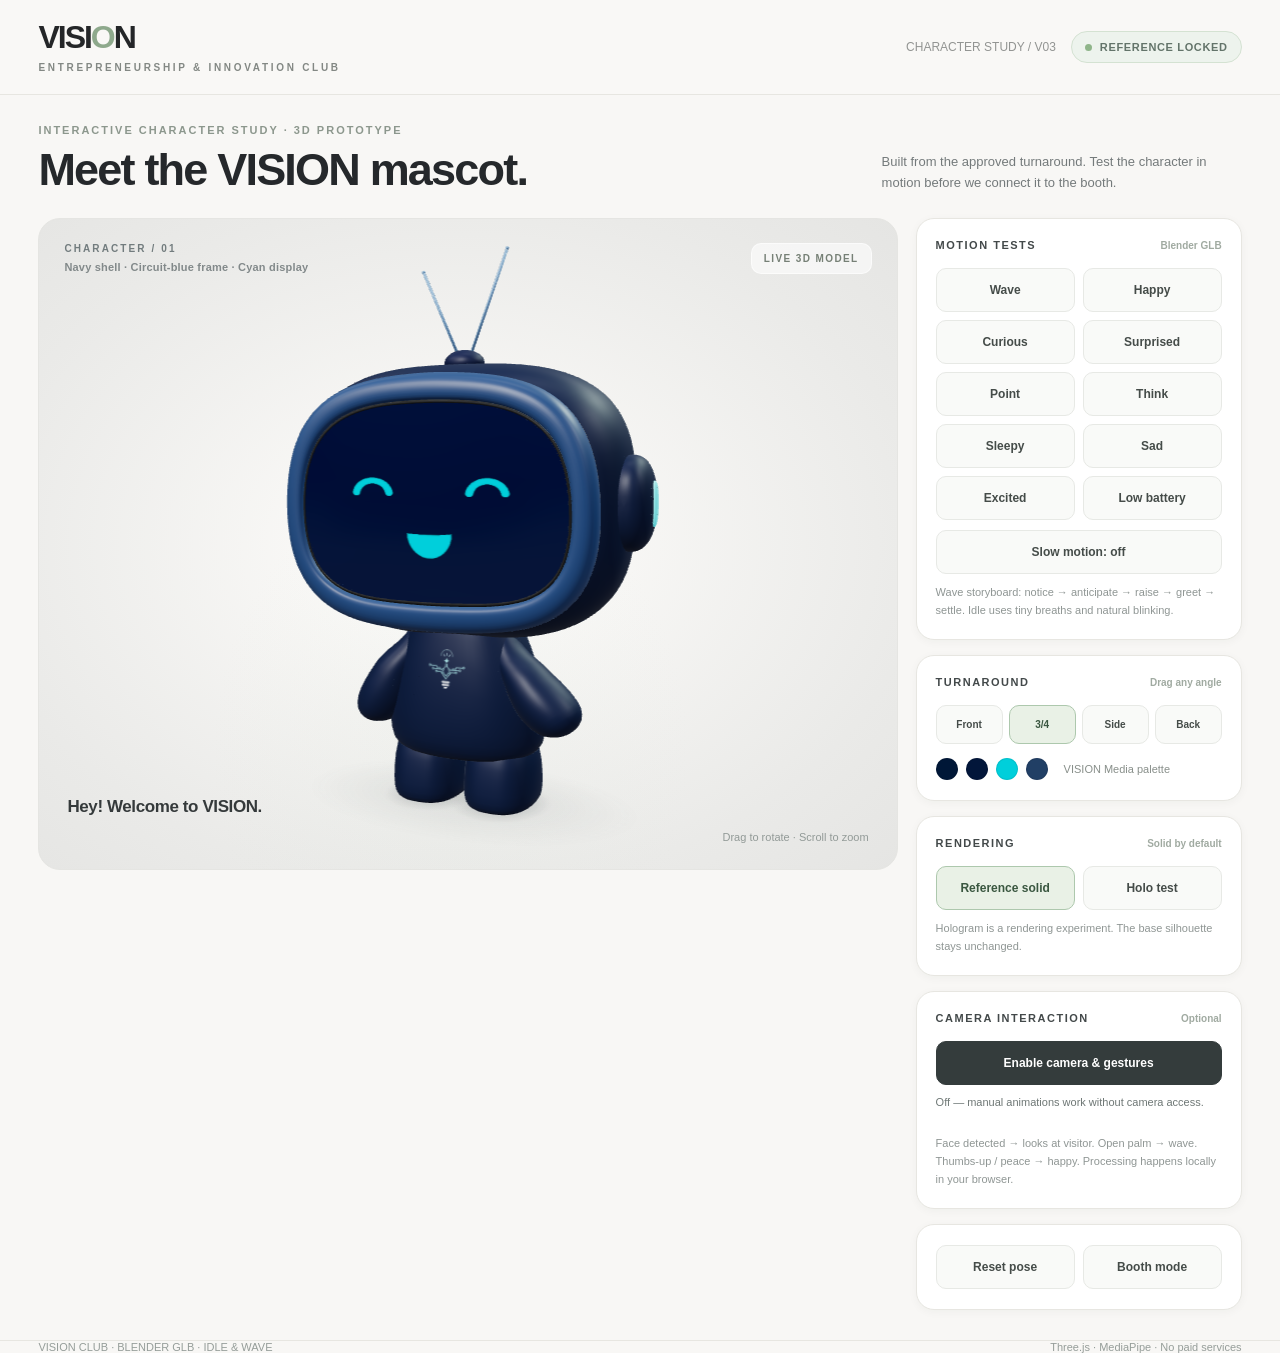
<file: index.html>
<!DOCTYPE html>
<html lang="en">
<head>
<meta charset="UTF-8">
<meta name="viewport" content="width=device-width,initial-scale=1,viewport-fit=cover">
<meta name="theme-color" content="#f8f7f5">
<meta name="description" content="An interactive 3D character study for VISION Club, built from the approved character turnaround.">
<title>VISION Mascot · Character Lab</title><link rel="icon" href="data:image/svg+xml,%3Csvg xmlns=%22http://www.w3.org/2000/svg%22 viewBox=%220 0 48 48%22%3E%3Crect width=%2248%22 height=%2248%22 rx=%2212%22 fill=%22%233b3e42%22/%3E%3Ccircle cx=%2216%22 cy=%2224%22 r=%225%22 fill=%22%23ffd84d%22/%3E%3Ccircle cx=%2232%22 cy=%2224%22 r=%225%22 fill=%22%23ffd84d%22/%3E%3C/svg%3E">
<link rel="stylesheet" href="./src/style-v3.css">
<script type="importmap">{"imports":{"three":"./vendor/three/build/three.module.js","three/addons/":"./vendor/three/examples/jsm/"}}</script>
</head>
<body>
<header><div class="wrap header-inner"><div><div class="brand">VISI<em>O</em>N</div><div class="brand-sub">ENTREPRENEURSHIP & INNOVATION CLUB</div></div><div class="header-right"><span class="version">CHARACTER STUDY / V03</span><span class="locked"><i></i> Reference locked</span></div></div></header>
<div class="wrap intro"><div><p class="intro-label">Interactive character study · 3D prototype</p><h1>Meet the VISION mascot.</h1></div><p class="intro-desc">Built from the approved turnaround. Test the character in motion before we connect it to the booth.</p></div>
<main class="wrap workspace">
<section class="stage" id="stage">
<div id="canvas-host" aria-label="Interactive 3D model of the VISION mascot"></div>
<div class="stage-top"><div><div class="overline">CHARACTER / 01</div><div class="stage-id">Navy shell · Circuit-blue frame · Cyan display</div></div><div class="canvas-tag">LIVE 3D MODEL</div></div>
<video id="camera-preview" playsinline muted autoplay></video>
<div class="stage-bottom"><div class="speech" id="speech">Hey! Welcome to VISION.</div><div class="scene-help">Drag to rotate · Scroll to zoom</div></div>
</section>
<aside class="panel">
<section class="card wide-card"><div class="card-title"><strong>Motion tests</strong><span>Blender GLB</span></div>
<div class="controls">
<button class="btn" data-motion="wave">Wave</button>
<button class="btn" data-motion="happy">Happy</button>
<button class="btn" data-motion="curious">Curious</button>
<button class="btn" data-motion="surprised">Surprised</button>
<button class="btn" data-motion="point">Point</button><button class="btn" data-motion="think">Think</button>
<button class="btn" data-motion="sleep">Sleepy</button><button class="btn" data-motion="sad">Sad</button><button class="btn" data-motion="excited">Excited</button><button class="btn" data-motion="battery">Low battery</button>
</div>
<button class="btn wide" id="slow-btn" style="margin-top:10px">Slow motion: off</button><p class="section-note">Wave storyboard: notice → anticipate → raise → greet → settle. Idle uses tiny breaths and natural blinking.</p>
</section>
<section class="card"><div class="card-title"><strong>Turnaround</strong><span>Drag any angle</span></div>
<div class="inline-group">
<button class="btn" data-view="front">Front</button><button class="btn selected" data-view="three">3/4</button>
<button class="btn" data-view="side">Side</button><button class="btn" data-view="back">Back</button>
</div>
<div class="swatches"><span class="swatch" style="background:#001737"></span><span class="swatch" style="background:#02163a"></span><span class="swatch" style="background:#00cfdb"></span><span class="swatch" style="background:#213f65"></span><span class="swatch-info">VISION Media palette</span></div>
</section>
<section class="card"><div class="card-title"><strong>Rendering</strong><span>Solid by default</span></div>
<div class="controls"><button class="btn selected" id="solid-btn">Reference solid</button><button class="btn" id="holo-btn">Holo test</button></div>
<p class="section-note">Hologram is a rendering experiment. The base silhouette stays unchanged.</p>
</section>
<section class="card wide-card"><div class="card-title"><strong>Camera interaction</strong><span>Optional</span></div>
<button class="btn primary wide" id="camera-btn">Enable camera & gestures</button>
<div class="camera-status" id="camera-status">Off — manual animations work without camera access.</div>
<p class="section-note">Face detected → looks at visitor. Open palm → wave. Thumbs-up / peace → happy. Processing happens locally in your browser.</p>
</section>
<section class="card"><div class="controls"><button class="btn" id="reset-btn">Reset pose</button><button class="btn" id="booth-btn">Booth mode</button></div></section>
</aside>
</main>
<footer class="wrap"><span>VISION CLUB · BLENDER GLB · IDLE & WAVE</span><span>Three.js · MediaPipe · No paid services</span></footer>
<script type="module" src="./src/main-v3.js"></script>
</body>
</html>
</file>
<file: src/style-v3.css>
:root{--ink:#25282b;--ink2:#5f6467;--paper:#f8f7f5;--card:#fff;--line:#e7e6e1;--sage:#a8c7a6;--yellow:#ffd84d;--serif:Georgia,serif;font-family:Inter,ui-sans-serif,-apple-system,BlinkMacSystemFont,"Segoe UI",sans-serif;color:var(--ink);background:var(--paper)}
*{box-sizing:border-box}body{margin:0;min-height:100dvh}button{font:inherit;cursor:pointer}button:focus-visible{outline:2px solid #699e82;outline-offset:3px}button:disabled{cursor:wait;opacity:.6}
.wrap{width:min(1470px,100%);padding:0 clamp(16px,3vw,44px);margin:auto}
header{border-bottom:1px solid var(--line);background:#faf9f7c9}
.header-inner{min-height:94px;display:flex;justify-content:space-between;align-items:center;gap:20px}
.brand{font-size:32px;font-weight:850;letter-spacing:-2px;line-height:1;color:#242628}.brand em{font-style:normal;color:#8ea98c}
.brand-sub{font-size:10px;letter-spacing:2.7px;font-weight:650;color:#838884;margin-top:9px}
.header-right{display:flex;align-items:center;gap:15px}.locked{display:flex;align-items:center;gap:8px;color:#63746a;font-size:11px;letter-spacing:.65px;font-weight:750;text-transform:uppercase;border:1px solid #d4e2d2;border-radius:100px;padding:9px 13px;background:#edf3ed}.locked i{width:7px;height:7px;background:#8fb58a;border-radius:50%}.version{color:#929492;font-size:12px}
.intro{padding-top:29px;padding-bottom:24px;display:flex;align-items:flex-end;justify-content:space-between;gap:24px}.intro-label{text-transform:uppercase;color:#8c978d;font-size:11px;font-weight:750;letter-spacing:2px;margin:0 0 9px}
h1{font-size:clamp(26px,3.8vw,45px);font-weight:730;line-height:1.09;letter-spacing:-1.8px;margin:0}.intro-desc{font-size:13px;color:#747a7b;max-width:360px;line-height:1.6;margin:0}
.workspace{display:grid;grid-template-columns:minmax(0,1fr) 326px;gap:18px;padding-bottom:30px}
.stage{min-height:650px;max-height:790px;height:calc(100dvh - 248px);position:relative;background:radial-gradient(ellipse at 48% 50%,#fefdfb 2%,#eaeae8 75%,#e5e5e3);border:1px solid #e5e5e2;border-radius:22px;overflow:hidden;isolation:isolate}
.stage:before{content:'';position:absolute;z-index:-1;inset:0;background:radial-gradient(ellipse at 48% 82%,#d9e3d824,transparent 38%);pointer-events:none}
#canvas-host{position:absolute;inset:0;cursor:grab}#canvas-host:active{cursor:grabbing}
.stage-top{position:absolute;top:24px;left:25px;right:25px;display:flex;justify-content:space-between;align-items:flex-start;z-index:3;pointer-events:none}
.overline{font-size:10px;color:#727c7e;letter-spacing:2.1px;font-weight:800}.stage-id{font-size:11px;font-weight:750;color:#82898a;margin-top:7px;letter-spacing:.2px}
.canvas-tag{background:#ffffff94;border:1px solid #ffffff99;padding:9px 12px;border-radius:10px;font-size:10px;font-weight:750;letter-spacing:1.4px;color:#768076}
.stage-bottom{position:absolute;bottom:26px;left:28px;right:28px;z-index:3;display:flex;align-items:end;justify-content:space-between;pointer-events:none}
.speech{max-width:340px;font-size:17px;line-height:1.38;font-weight:620;letter-spacing:-.4px;color:#353a3b;min-height:48px;white-space:normal}
.scene-help{color:#929a97;font-size:11px}
.panel{display:flex;flex-direction:column;gap:15px;min-width:0}.card{border:1px solid var(--line);border-radius:18px;background:var(--card);padding:20px 19px;box-shadow:0 2px 10px #1d29230a}.card-title{display:flex;align-items:center;justify-content:space-between;gap:8px;margin-bottom:17px}
.card-title strong{font-size:11px;letter-spacing:1.5px;text-transform:uppercase;color:#43494a}.card-title span{font-size:10px;color:#a0aaa1;font-weight:600}
.controls{display:grid;grid-template-columns:repeat(2,1fr);gap:8px}
.btn{min-height:44px;border:1px solid #e7e9e5;background:#f9faf8;border-radius:10px;padding:11px 13px;font-size:12px;font-weight:650;color:#454c49;transition:background .18s,border .18s,transform .15s}
.btn:hover{background:#f0f5ee;border-color:#c8d9c8}.btn:active{transform:scale(.97)}.btn.selected{background:#e9f1e6;border-color:#adc8ad;color:#3a5740}
.btn.primary{background:#343c3c;color:#fff;border-color:#343c3c}.btn.primary:hover{background:#46554c}
.btn.wide{width:100%}.btn.flat{background:transparent;border-color:#e0e4dc}
.inline-group{display:grid;grid-template-columns:repeat(4,1fr);gap:6px}
.inline-group .btn{font-size:10px;min-height:39px;padding:7px 4px}
.swatches{display:flex;align-items:center;gap:8px;margin-top:14px}.swatch{width:22px;height:22px;border-radius:50%;border:1px solid #00000013}.swatch-info{margin-left:8px;font-size:11px;color:#888f8a}
.section-note{font-size:11px;color:#8f9694;line-height:1.6;margin:10px 0 0}
#camera-preview{display:none;position:absolute;right:24px;top:83px;width:130px;height:97px;object-fit:cover;transform:scaleX(-1);border:2px solid #d9e9d8;border-radius:12px;z-index:4;box-shadow:0 5px 16px #39483c32}#camera-preview.on{display:block}
.camera-status{font-size:11px;color:#6e7775;line-height:1.4;min-height:30px;margin:10px 0 0}.camera-status.on{color:#4a875c}
footer{display:flex;justify-content:space-between;gap:18px;border-top:1px solid var(--line);padding-top:18px;padding-bottom:24px;color:#959d99;font-size:11px}
kbd{font:inherit;border:1px solid #dadfd9;background:#f1f2f0;border-radius:4px;padding:2px 4px;color:#656d66}
.booth header{background:#faf9f7}.booth .intro,.booth .panel,.booth footer{display:none}.booth .workspace{display:block;padding:0;max-width:none;width:100%}.booth .stage{height:calc(100dvh - 95px);max-height:none;min-height:unset;border-radius:0;border:0}.booth .stage-bottom{bottom:7%;left:6%}.booth .speech{font-size:clamp(20px,3vw,36px);max-width:510px}.booth .header-inner{max-width:none}
@media(max-width:1060px){.workspace{grid-template-columns:minmax(0,1fr) 290px}.stage{min-height:570px}.panel{gap:12px}.card{padding:17px 15px}}
@media(max-width:790px){.wrap{padding:0 14px}.header-inner{min-height:72px}.brand{font-size:26px}.brand-sub{font-size:8px;letter-spacing:1.6px;margin-top:6px}.version{display:none}.locked{font-size:9px;padding:7px 9px}.intro{padding-top:22px;padding-bottom:14px;display:block}.intro h1{font-size:27px;letter-spacing:-1px}.intro-desc{margin-top:10px;max-width:none;font-size:12px}.workspace{grid-template-columns:1fr;gap:13px}.stage{height:59dvh;min-height:430px;max-height:650px;border-radius:15px}.stage-top{top:16px;left:17px;right:17px}.stage-bottom{left:18px;right:18px;bottom:17px}.speech{font-size:14px;max-width:245px}.scene-help{display:none}.canvas-tag{font-size:9px;padding:8px}.panel{display:grid;grid-template-columns:1fr 1fr;gap:12px}.card{min-width:0}.card.wide-card{grid-column:1/-1}.btn{min-height:43px}.inline-group{grid-template-columns:repeat(4,1fr)}footer{font-size:10px;flex-direction:column;gap:5px}.booth .stage{height:calc(100dvh - 72px)}.booth .speech{font-size:18px}.booth .stage-top{top:25px}.booth #camera-preview{top:80px}}
@media(max-width:500px){.panel{grid-template-columns:1fr}.card.wide-card{grid-column:auto}.scene-help{display:none}.controls{grid-template-columns:repeat(3,1fr)}.controls .btn{padding:10px 6px;font-size:11px}.stage{height:54dvh;min-height:360px}.speech{max-width:220px}}
@media(prefers-reduced-motion:reduce){.btn{transition:none}}

/* Mobile art review: never cover the character or its antennas. */
@media(max-width:500px){
  .stage-top .canvas-tag,.stage-top .stage-id{display:none}
  .stage-bottom .speech{display:none}
  .booth .stage-bottom .speech{display:block;font-size:clamp(17px,4vw,28px);max-width:270px;background:#fff9;padding:10px 13px;border-radius:12px}
}
</file>
